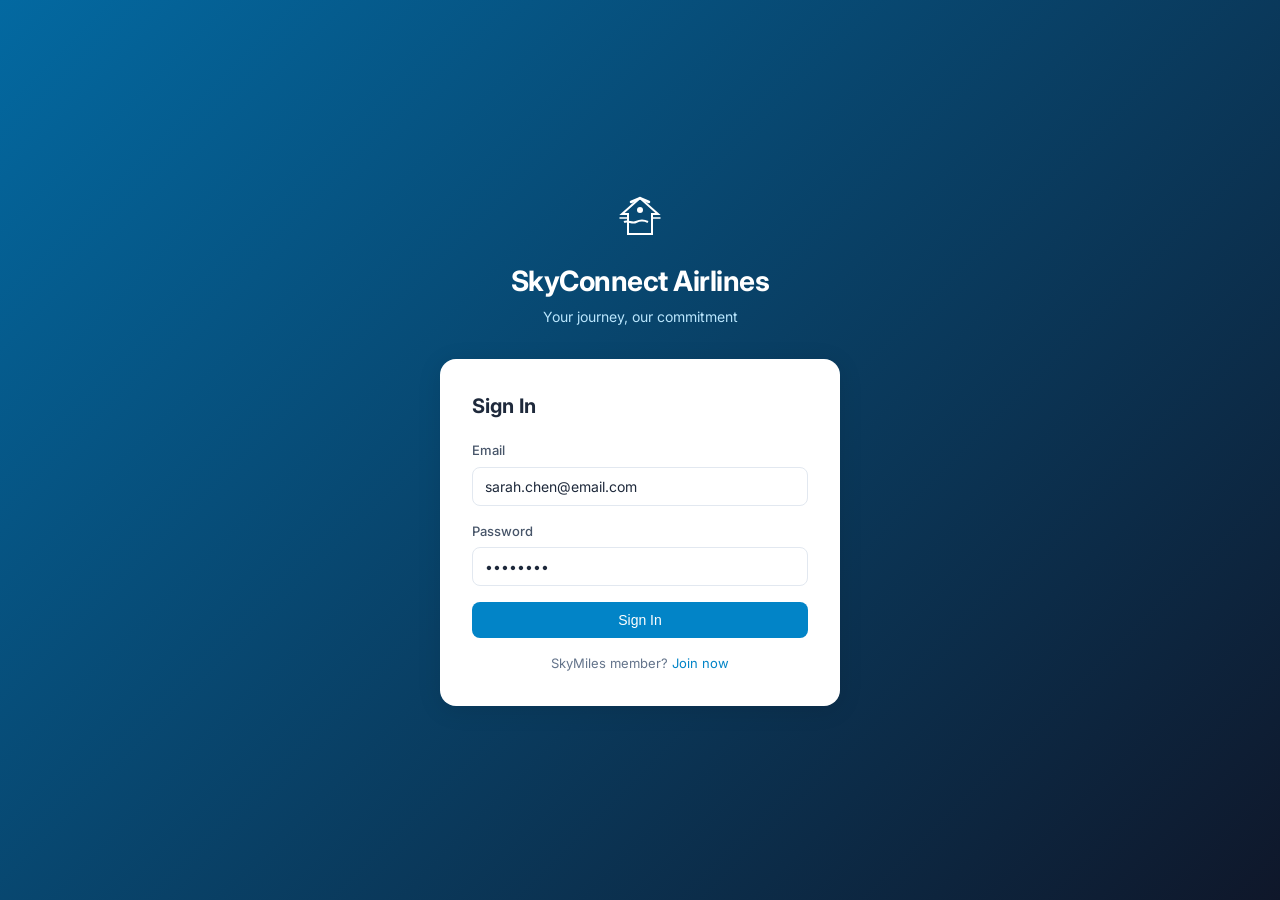
<file: index.html>
<!DOCTYPE html>
<html lang="en">
<head>
  <meta charset="UTF-8">
  <meta name="viewport" content="width=device-width, initial-scale=1.0">
  <title>SkyConnect Airlines</title>
  <link rel="preconnect" href="https://fonts.googleapis.com">
  <link href="https://fonts.googleapis.com/css2?family=Inter:wght@300;400;500;600;700&display=swap" rel="stylesheet">
  <link rel="stylesheet" href="styles.css">
  <!-- Amazon Connect Chat Widget -->
  <script type="text/javascript">
    (function(w, d, x, id){
      s=d.createElement('script');
      s.src='https://loguclyd-demo.my.connect.aws/connectwidget/static/amazon-connect-chat-interface-client.js';
      s.async=1;
      s.id=id;
      d.getElementsByTagName('head')[0].appendChild(s);
      w[x] =  w[x] || function() { (w[x].ac = w[x].ac || []).push(arguments) };
    })(window, document, 'amazon_connect', 'a615155c-cec6-42b4-b9c8-276663caf5cd');
    amazon_connect('styles', { iconType: 'CHAT', openChat: { color: '#ffffff', backgroundColor: '#0284c7' }, closeChat: { color: '#ffffff', backgroundColor: '#0284c7'} });
    amazon_connect('snippetId', '[base64]');
    amazon_connect('customerName', 'Sarah Chen');
    amazon_connect('contactAttributes', { customerEmail: 'sarah.chen@email.com', customerName: 'Sarah Chen', loyaltyTier: 'SkyGold' });
    amazon_connect('supportedMessagingContentTypes', [ 'text/plain', 'text/markdown', 'application/vnd.amazonaws.connect.message.interactive', 'application/vnd.amazonaws.connect.message.interactive.response' ]);
  </script>
</head>
<body>
  <!-- ==================== LOGIN SCREEN ==================== -->
  <div id="login-screen" class="screen active">
    <div class="login-container">
      <div class="login-brand">
        <div class="logo">
          <svg viewBox="0 0 48 48" width="48" height="48">
            <path d="M24 4L6 20h6v20h24V20h6L24 4z" fill="none" stroke="currentColor" stroke-width="2"/>
            <path d="M8 28c4-2 8 2 12 0s8-2 12 0" fill="none" stroke="currentColor" stroke-width="2"/>
            <circle cx="24" cy="16" r="3" fill="currentColor"/>
            <path d="M15 8l9-4 9 4" fill="none" stroke="currentColor" stroke-width="2.5" stroke-linecap="round"/>
            <path d="M4 24h8M36 24h8" stroke="currentColor" stroke-width="1.5" stroke-linecap="round"/>
          </svg>
        </div>
        <h1>SkyConnect Airlines</h1>
        <p class="tagline">Your journey, our commitment</p>
      </div>
      <div class="login-card">
        <h2>Sign In</h2>
        <form id="login-form">
          <div class="form-group">
            <label for="email">Email</label>
            <input type="email" id="email" value="sarah.chen@email.com" required>
          </div>
          <div class="form-group">
            <label for="password">Password</label>
            <input type="password" id="password" value="••••••••" required>
          </div>
          <button type="submit" class="btn btn-primary btn-full">Sign In</button>
        </form>
        <p class="login-footer">SkyMiles member? <a href="#">Join now</a></p>
      </div>
    </div>
  </div>

  <!-- ==================== DASHBOARD ==================== -->
  <div id="dashboard-screen" class="screen">
    <nav class="navbar">
      <div class="nav-brand">
        <svg viewBox="0 0 48 48" width="32" height="32">
          <path d="M15 8l9-4 9 4" fill="none" stroke="currentColor" stroke-width="2.5" stroke-linecap="round"/>
          <path d="M4 24h8M36 24h8" stroke="currentColor" stroke-width="1.5" stroke-linecap="round"/>
          <circle cx="24" cy="16" r="3" fill="currentColor"/>
        </svg>
        <span>SkyConnect</span>
      </div>
      <div class="nav-user">
        <span class="loyalty-badge">SkyGold ✦</span>
        <span class="user-name">Sarah Chen</span>
        <div class="avatar">SC</div>
      </div>
    </nav>

    <div class="dashboard-content">
      <div class="welcome-banner">
        <div class="welcome-text">
          <h2>Welcome back, Sarah</h2>
          <p>You have <strong>124,500 SkyMiles</strong> · Next tier: SkyPlatinum (5,500 miles away)</p>
        </div>
        <div class="miles-ring">
          <svg viewBox="0 0 100 100" width="80" height="80">
            <circle cx="50" cy="50" r="40" fill="none" stroke="#e2e8f0" stroke-width="8"/>
            <circle cx="50" cy="50" r="40" fill="none" stroke="#0ea5e9" stroke-width="8" 
                    stroke-dasharray="232" stroke-dashoffset="24" transform="rotate(-90 50 50)" stroke-linecap="round"/>
            <text x="50" y="47" text-anchor="middle" font-size="14" font-weight="600" fill="#0f172a">96%</text>
            <text x="50" y="60" text-anchor="middle" font-size="8" fill="#64748b">to next tier</text>
          </svg>
        </div>
      </div>

      <h3 class="section-title">Recent Flights</h3>
      <div class="flights-list">
        <!-- Flight 1 - The target flight -->
        <div class="flight-card" data-flight="SK-1492">
          <div class="flight-status">
            <span class="status-dot completed"></span>
            <span>Completed</span>
          </div>
          <div class="flight-route">
            <div class="airport">
              <span class="code">SFO</span>
              <span class="city">San Francisco</span>
            </div>
            <div class="flight-line">
              <div class="plane-icon">✈</div>
              <div class="line"></div>
            </div>
            <div class="airport">
              <span class="code">JFK</span>
              <span class="city">New York</span>
            </div>
          </div>
          <div class="flight-details">
            <div class="detail">
              <span class="label">Flight</span>
              <span class="value">SK-1492</span>
            </div>
            <div class="detail">
              <span class="label">Date</span>
              <span class="value">Feb 28, 2026</span>
            </div>
            <div class="detail">
              <span class="label">Seat</span>
              <span class="value">14A · Economy Plus</span>
            </div>
            <div class="detail">
              <span class="label">Bags</span>
              <span class="value">2 checked</span>
            </div>
          </div>
          <div class="flight-actions">
            <button class="btn btn-outline btn-sm" onclick="showFlightDetails('SK-1492')">View Details</button>
            <button class="btn btn-warning btn-sm" onclick="showLostBagForm()">Report Lost Bag</button>
          </div>
        </div>

        <!-- Flight 2 -->
        <div class="flight-card" data-flight="SK-0837">
          <div class="flight-status">
            <span class="status-dot completed"></span>
            <span>Completed</span>
          </div>
          <div class="flight-route">
            <div class="airport">
              <span class="code">JFK</span>
              <span class="city">New York</span>
            </div>
            <div class="flight-line">
              <div class="plane-icon">✈</div>
              <div class="line"></div>
            </div>
            <div class="airport">
              <span class="code">LAX</span>
              <span class="city">Los Angeles</span>
            </div>
          </div>
          <div class="flight-details">
            <div class="detail">
              <span class="label">Flight</span>
              <span class="value">SK-0837</span>
            </div>
            <div class="detail">
              <span class="label">Date</span>
              <span class="value">Feb 14, 2026</span>
            </div>
            <div class="detail">
              <span class="label">Seat</span>
              <span class="value">7C · Business</span>
            </div>
            <div class="detail">
              <span class="label">Bags</span>
              <span class="value">1 checked</span>
            </div>
          </div>
          <div class="flight-actions">
            <button class="btn btn-outline btn-sm">View Details</button>
          </div>
        </div>

        <!-- Flight 3 -->
        <div class="flight-card" data-flight="SK-2201">
          <div class="flight-status">
            <span class="status-dot upcoming"></span>
            <span>Upcoming</span>
          </div>
          <div class="flight-route">
            <div class="airport">
              <span class="code">JFK</span>
              <span class="city">New York</span>
            </div>
            <div class="flight-line">
              <div class="plane-icon">✈</div>
              <div class="line"></div>
            </div>
            <div class="airport">
              <span class="code">LHR</span>
              <span class="city">London</span>
            </div>
          </div>
          <div class="flight-details">
            <div class="detail">
              <span class="label">Flight</span>
              <span class="value">SK-2201</span>
            </div>
            <div class="detail">
              <span class="label">Date</span>
              <span class="value">Mar 15, 2026</span>
            </div>
            <div class="detail">
              <span class="label">Seat</span>
              <span class="value">2A · First</span>
            </div>
            <div class="detail">
              <span class="label">Bags</span>
              <span class="value">—</span>
            </div>
          </div>
          <div class="flight-actions">
            <button class="btn btn-outline btn-sm">Manage Booking</button>
          </div>
        </div>
      </div>
    </div>
  </div>

  <!-- ==================== LOST BAG FORM ==================== -->
  <div id="lostbag-screen" class="screen">
    <nav class="navbar">
      <div class="nav-brand">
        <svg viewBox="0 0 48 48" width="32" height="32">
          <path d="M15 8l9-4 9 4" fill="none" stroke="currentColor" stroke-width="2.5" stroke-linecap="round"/>
          <path d="M4 24h8M36 24h8" stroke="currentColor" stroke-width="1.5" stroke-linecap="round"/>
          <circle cx="24" cy="16" r="3" fill="currentColor"/>
        </svg>
        <span>SkyConnect</span>
      </div>
      <div class="nav-user">
        <span class="loyalty-badge">SkyGold ✦</span>
        <span class="user-name">Sarah Chen</span>
        <div class="avatar">SC</div>
      </div>
    </nav>

    <div class="form-container">
      <button class="btn-back" onclick="showScreen('dashboard-screen')">← Back to Dashboard</button>
      
      <div class="form-header">
        <div class="form-icon">🧳</div>
        <h2>Report Lost Baggage</h2>
        <p>Flight SK-1492 · SFO → JFK · Feb 28, 2026</p>
      </div>

      <!-- Step indicator -->
      <div class="steps-indicator">
        <div class="step active" data-step="1">
          <div class="step-num">1</div>
          <span>Bag Details</span>
        </div>
        <div class="step-line"></div>
        <div class="step" data-step="2">
          <div class="step-num">2</div>
          <span>Contents</span>
        </div>
        <div class="step-line"></div>
        <div class="step" data-step="3">
          <div class="step-num">3</div>
          <span>Delivery</span>
        </div>
      </div>

      <!-- Step 1: Bag Details -->
      <div id="step-1" class="form-step active">
        <div class="form-group">
          <label>Which bag is missing?</label>
          <div class="bag-selector">
            <label class="bag-option selected">
              <input type="radio" name="bag" value="bag1" checked>
              <div class="bag-card">
                <span class="bag-tag">Bag 1</span>
                <span class="bag-label">Checked — Tag #SK8834721</span>
              </div>
            </label>
            <label class="bag-option">
              <input type="radio" name="bag" value="bag2">
              <div class="bag-card">
                <span class="bag-tag">Bag 2</span>
                <span class="bag-label">Checked — Tag #SK8834722</span>
              </div>
            </label>
          </div>
        </div>
        <div class="form-row">
          <div class="form-group">
            <label for="bag-color">Bag Color</label>
            <select id="bag-color">
              <option value="black" selected>Black</option>
              <option value="navy">Navy Blue</option>
              <option value="red">Red</option>
              <option value="gray">Gray</option>
              <option value="green">Green</option>
              <option value="other">Other</option>
            </select>
          </div>
          <div class="form-group">
            <label for="bag-type">Bag Type</label>
            <select id="bag-type">
              <option value="hardshell" selected>Hard Shell Suitcase</option>
              <option value="softside">Soft Side Suitcase</option>
              <option value="duffel">Duffel Bag</option>
              <option value="garment">Garment Bag</option>
              <option value="other">Other</option>
            </select>
          </div>
        </div>
        <div class="form-group">
          <label for="bag-brand">Brand</label>
          <input type="text" id="bag-brand" value="Samsonite" placeholder="e.g., Samsonite, Away, Rimowa">
        </div>
        <div class="form-group">
          <label for="bag-desc">Additional Description</label>
          <textarea id="bag-desc" rows="3" placeholder="Any identifying features — stickers, marks, monogram...">Black Samsonite hardshell with a red luggage tag and TSA lock. Has a small scratch on the right side.</textarea>
        </div>
        <button class="btn btn-primary btn-full" onclick="nextStep(2)">Continue</button>
      </div>

      <!-- Step 2: Contents -->
      <div id="step-2" class="form-step">
        <div class="form-group">
          <label for="contents">Contents Summary</label>
          <textarea id="contents" rows="4" placeholder="General description of contents for identification...">Clothing, toiletries, a laptop charger, and prescription medication (blood pressure — Lisinopril).</textarea>
        </div>
        <div class="form-group">
          <label>Estimated Value</label>
          <select id="bag-value">
            <option value="under500">Under $500</option>
            <option value="500-1000" selected>$500 – $1,000</option>
            <option value="1000-2500">$1,000 – $2,500</option>
            <option value="over2500">Over $2,500</option>
          </select>
        </div>
        <div class="checkbox-group">
          <label class="checkbox">
            <input type="checkbox" id="has-medication" checked>
            <span>Contains prescription medication</span>
          </label>
          <label class="checkbox">
            <input type="checkbox" id="has-fragile">
            <span>Contains fragile items</span>
          </label>
          <label class="checkbox">
            <input type="checkbox" id="has-electronics">
            <span>Contains electronics</span>
          </label>
        </div>
        <div class="form-actions">
          <button class="btn btn-outline" onclick="nextStep(1)">Back</button>
          <button class="btn btn-primary" onclick="nextStep(3)">Continue</button>
        </div>
      </div>

      <!-- Step 3: Delivery -->
      <div id="step-3" class="form-step">
        <div class="form-group">
          <label>Delivery Address</label>
          <input type="text" id="address-1" value="425 Park Avenue, Apt 12B" placeholder="Street address">
        </div>
        <div class="form-row">
          <div class="form-group">
            <input type="text" id="city" value="New York" placeholder="City">
          </div>
          <div class="form-group">
            <input type="text" id="state" value="NY" placeholder="State">
          </div>
          <div class="form-group">
            <input type="text" id="zip" value="10022" placeholder="ZIP">
          </div>
        </div>
        <div class="form-group">
          <label>Phone for Delivery Updates</label>
          <input type="tel" id="phone" value="(415) 555-0142" placeholder="(xxx) xxx-xxxx">
        </div>
        <div class="form-group">
          <label>Preferred Delivery Window</label>
          <select id="delivery-window">
            <option value="anytime" selected>Anytime</option>
            <option value="morning">Morning (8am–12pm)</option>
            <option value="afternoon">Afternoon (12pm–5pm)</option>
            <option value="evening">Evening (5pm–9pm)</option>
          </select>
        </div>
        <div class="form-actions">
          <button class="btn btn-outline" onclick="nextStep(2)">Back</button>
          <button class="btn btn-primary" onclick="submitClaim()">Submit Report</button>
        </div>
      </div>
    </div>
  </div>

  <!-- ==================== CONFIRMATION ==================== -->
  <div id="confirm-screen" class="screen">
    <nav class="navbar">
      <div class="nav-brand">
        <svg viewBox="0 0 48 48" width="32" height="32">
          <path d="M15 8l9-4 9 4" fill="none" stroke="currentColor" stroke-width="2.5" stroke-linecap="round"/>
          <path d="M4 24h8M36 24h8" stroke="currentColor" stroke-width="1.5" stroke-linecap="round"/>
          <circle cx="24" cy="16" r="3" fill="currentColor"/>
        </svg>
        <span>SkyConnect</span>
      </div>
      <div class="nav-user">
        <span class="loyalty-badge">SkyGold ✦</span>
        <span class="user-name">Sarah Chen</span>
        <div class="avatar">SC</div>
      </div>
    </nav>

    <div class="confirm-container">
      <div class="confirm-card">
        <div class="confirm-icon">✓</div>
        <h2>Lost Bag Report Submitted</h2>
        <div class="case-number">
          <span class="case-label">Case Number</span>
          <span class="case-id">LB-20260303-0042</span>
        </div>
        <div class="confirm-details">
          <div class="confirm-row">
            <span>Flight</span>
            <span>SK-1492 · SFO → JFK</span>
          </div>
          <div class="confirm-row">
            <span>Bag</span>
            <span>Black Samsonite Hardshell — Tag #SK8834721</span>
          </div>
          <div class="confirm-row">
            <span>Priority</span>
            <span class="priority-badge">⚕ Medical Contents</span>
          </div>
          <div class="confirm-row">
            <span>Estimated Resolution</span>
            <span>48–72 hours</span>
          </div>
          <div class="confirm-row">
            <span>Delivery To</span>
            <span>425 Park Avenue, Apt 12B, New York, NY</span>
          </div>
        </div>
        <div class="confirm-notice">
          <p>📧 A confirmation email has been sent to <strong>sarah.chen@email.com</strong></p>
          <p>📱 You'll receive SMS updates at (415) 555-0142</p>
        </div>
        <div class="confirm-actions">
          <button class="btn btn-primary" onclick="showScreen('tracker-screen')">Track My Bag</button>
          <button class="btn btn-outline" onclick="showScreen('dashboard-screen')">Back to Dashboard</button>
        </div>
      </div>
    </div>
  </div>

  <!-- ==================== BAG TRACKER + CHAT ==================== -->
  <div id="tracker-screen" class="screen">
    <nav class="navbar">
      <div class="nav-brand">
        <svg viewBox="0 0 48 48" width="32" height="32">
          <path d="M15 8l9-4 9 4" fill="none" stroke="currentColor" stroke-width="2.5" stroke-linecap="round"/>
          <path d="M4 24h8M36 24h8" stroke="currentColor" stroke-width="1.5" stroke-linecap="round"/>
          <circle cx="24" cy="16" r="3" fill="currentColor"/>
        </svg>
        <span>SkyConnect</span>
      </div>
      <div class="nav-user">
        <span class="loyalty-badge">SkyGold ✦</span>
        <span class="user-name">Sarah Chen</span>
        <div class="avatar">SC</div>
      </div>
    </nav>

    <div class="tracker-content">
      <button class="btn-back" onclick="showScreen('confirm-screen')">← Back</button>
      
      <div class="tracker-header">
        <h2>Bag Tracker</h2>
        <span class="case-ref">Case #LB-20260303-0042</span>
      </div>

      <div class="tracker-timeline">
        <div class="timeline-item completed">
          <div class="timeline-dot"></div>
          <div class="timeline-content">
            <span class="timeline-time">Feb 28, 11:42 PM</span>
            <span class="timeline-event">Report submitted</span>
          </div>
        </div>
        <div class="timeline-item completed">
          <div class="timeline-dot"></div>
          <div class="timeline-content">
            <span class="timeline-time">Mar 1, 6:15 AM</span>
            <span class="timeline-event">Bag located at JFK International</span>
          </div>
        </div>
        <div class="timeline-item active">
          <div class="timeline-dot"></div>
          <div class="timeline-content">
            <span class="timeline-time">Mar 1, 2:30 PM</span>
            <span class="timeline-event">In transit to delivery address</span>
            <span class="timeline-detail">Via SkyConnect Ground Services</span>
          </div>
        </div>
        <div class="timeline-item pending">
          <div class="timeline-dot"></div>
          <div class="timeline-content">
            <span class="timeline-event">Out for delivery</span>
          </div>
        </div>
        <div class="timeline-item pending">
          <div class="timeline-dot"></div>
          <div class="timeline-content">
            <span class="timeline-event">Delivered</span>
          </div>
        </div>
      </div>

      <div class="tracker-eta">
        <span class="eta-label">Estimated Delivery</span>
        <span class="eta-value">Tomorrow, Mar 3 · 2:00–6:00 PM</span>
      </div>

      <div class="help-banner" onclick="openChat()">
        <div class="help-icon">💬</div>
        <div class="help-text">
          <strong>Have a question?</strong>
          <span>Chat with us about your lost bag case</span>
        </div>
        <div class="help-arrow">→</div>
      </div>
    </div>

    <!-- Chat Widget -->
    <div id="chat-widget" class="chat-widget hidden">
      <div class="chat-header">
        <div class="chat-header-info">
          <div class="chat-avatar">S</div>
          <div>
            <strong>SkyConnect Support</strong>
            <span class="chat-status">Online</span>
          </div>
        </div>
        <button class="chat-close" onclick="closeChat()">✕</button>
      </div>
      <div class="chat-messages" id="chat-messages">
        <!-- Messages will be injected here -->
      </div>
      <div class="chat-input-area">
        <input type="text" id="chat-input" placeholder="Type your message..." onkeydown="if(event.key==='Enter')sendMessage()">
        <button class="chat-send" onclick="sendMessage()">
          <svg viewBox="0 0 24 24" width="20" height="20"><path d="M2 21l21-9L2 3v7l15 2-15 2v7z" fill="currentColor"/></svg>
        </button>
      </div>
    </div>

    <!-- Chat FAB (when widget is closed) -->
    <button id="chat-fab" class="chat-fab" onclick="openChat()">
      💬
    </button>
  </div>

  <script src="app.js"></script>
</body>
</html>
</file>
<file: styles.css>
/* ===== RESET & BASE ===== */
*, *::before, *::after { box-sizing: border-box; margin: 0; padding: 0; }
:root {
  --sky-50: #f0f9ff; --sky-100: #e0f2fe; --sky-200: #bae6fd;
  --sky-400: #38bdf8; --sky-500: #0ea5e9; --sky-600: #0284c7; --sky-700: #0369a1;
  --slate-50: #f8fafc; --slate-100: #f1f5f9; --slate-200: #e2e8f0;
  --slate-300: #cbd5e1; --slate-400: #94a3b8; --slate-500: #64748b;
  --slate-600: #475569; --slate-700: #334155; --slate-800: #1e293b; --slate-900: #0f172a;
  --amber-400: #fbbf24; --amber-500: #f59e0b;
  --emerald-400: #34d399; --emerald-500: #10b981; --emerald-600: #059669;
  --red-400: #f87171; --red-500: #ef4444;
  --radius: 12px; --radius-sm: 8px; --radius-lg: 16px;
  --shadow: 0 1px 3px rgba(0,0,0,0.08), 0 4px 12px rgba(0,0,0,0.04);
  --shadow-lg: 0 4px 24px rgba(0,0,0,0.1);
}
body { font-family: 'Inter', -apple-system, sans-serif; background: var(--slate-50); color: var(--slate-800); line-height: 1.5; }
a { color: var(--sky-600); text-decoration: none; }
a:hover { text-decoration: underline; }

/* ===== SCREENS ===== */
.screen { display: none; min-height: 100vh; }
.screen.active { display: block; }

/* ===== BUTTONS ===== */
.btn { padding: 10px 20px; border-radius: var(--radius-sm); font-weight: 500; font-size: 14px; cursor: pointer; border: none; transition: all 0.2s; display: inline-flex; align-items: center; gap: 6px; }
.btn-primary { background: var(--sky-600); color: white; }
.btn-primary:hover { background: var(--sky-700); transform: translateY(-1px); box-shadow: var(--shadow); }
.btn-outline { background: white; color: var(--slate-700); border: 1px solid var(--slate-200); }
.btn-outline:hover { border-color: var(--sky-400); color: var(--sky-600); background: var(--sky-50); }
.btn-warning { background: var(--amber-500); color: white; }
.btn-warning:hover { background: #d97706; }
.btn-full { width: 100%; justify-content: center; }
.btn-sm { padding: 7px 14px; font-size: 13px; }
.btn-back { background: none; border: none; color: var(--slate-500); font-size: 14px; cursor: pointer; padding: 8px 0; }
.btn-back:hover { color: var(--sky-600); }

/* ===== LOGIN ===== */
.login-container { min-height: 100vh; display: flex; flex-direction: column; align-items: center; justify-content: center; background: linear-gradient(135deg, var(--sky-700) 0%, var(--slate-900) 100%); padding: 24px; }
.login-brand { text-align: center; margin-bottom: 32px; color: white; }
.login-brand .logo { margin-bottom: 12px; }
.login-brand h1 { font-size: 28px; font-weight: 700; letter-spacing: -0.5px; }
.login-brand .tagline { color: var(--sky-200); font-size: 14px; margin-top: 4px; }
.login-card { background: white; border-radius: var(--radius-lg); padding: 32px; width: 100%; max-width: 400px; box-shadow: var(--shadow-lg); }
.login-card h2 { font-size: 20px; margin-bottom: 20px; }
.login-footer { text-align: center; font-size: 13px; color: var(--slate-500); margin-top: 16px; }

/* ===== FORMS ===== */
.form-group { margin-bottom: 16px; }
.form-group label { display: block; font-size: 13px; font-weight: 500; color: var(--slate-600); margin-bottom: 6px; }
.form-group input, .form-group select, .form-group textarea {
  width: 100%; padding: 10px 12px; border: 1px solid var(--slate-200); border-radius: var(--radius-sm);
  font-size: 14px; font-family: inherit; background: white; color: var(--slate-800); transition: border-color 0.2s;
}
.form-group input:focus, .form-group select:focus, .form-group textarea:focus { outline: none; border-color: var(--sky-400); box-shadow: 0 0 0 3px rgba(14,165,233,0.1); }
.form-row { display: grid; grid-template-columns: 1fr 1fr; gap: 12px; }
.form-row:has(> :nth-child(3)) { grid-template-columns: 2fr 1fr 1fr; }
.form-actions { display: flex; gap: 12px; margin-top: 8px; }
.form-actions .btn-primary { flex: 1; justify-content: center; }

/* ===== NAVBAR ===== */
.navbar { background: white; border-bottom: 1px solid var(--slate-200); padding: 12px 24px; display: flex; align-items: center; justify-content: space-between; position: sticky; top: 0; z-index: 50; }
.nav-brand { display: flex; align-items: center; gap: 8px; font-weight: 600; font-size: 16px; color: var(--sky-700); }
.nav-user { display: flex; align-items: center; gap: 12px; }
.loyalty-badge { background: linear-gradient(135deg, #fbbf24, #f59e0b); color: #78350f; font-size: 11px; font-weight: 600; padding: 3px 10px; border-radius: 20px; }
.user-name { font-size: 14px; font-weight: 500; color: var(--slate-700); }
.avatar { width: 36px; height: 36px; border-radius: 50%; background: var(--sky-600); color: white; display: flex; align-items: center; justify-content: center; font-size: 13px; font-weight: 600; }

/* ===== DASHBOARD ===== */
.dashboard-content { max-width: 800px; margin: 0 auto; padding: 24px; }
.welcome-banner { background: linear-gradient(135deg, var(--sky-600), var(--sky-700)); color: white; border-radius: var(--radius-lg); padding: 24px; display: flex; align-items: center; justify-content: space-between; margin-bottom: 32px; }
.welcome-text h2 { font-size: 22px; font-weight: 600; }
.welcome-text p { font-size: 14px; color: var(--sky-100); margin-top: 4px; }
.welcome-text strong { color: white; }
.section-title { font-size: 16px; font-weight: 600; color: var(--slate-700); margin-bottom: 16px; }

/* ===== FLIGHT CARDS ===== */
.flights-list { display: flex; flex-direction: column; gap: 16px; }
.flight-card { background: white; border-radius: var(--radius); padding: 20px; box-shadow: var(--shadow); border: 1px solid var(--slate-100); transition: border-color 0.2s; }
.flight-card:hover { border-color: var(--sky-200); }
.flight-status { display: flex; align-items: center; gap: 6px; font-size: 12px; font-weight: 500; color: var(--slate-500); margin-bottom: 16px; }
.status-dot { width: 8px; height: 8px; border-radius: 50%; }
.status-dot.completed { background: var(--emerald-500); }
.status-dot.upcoming { background: var(--sky-400); }
.flight-route { display: flex; align-items: center; justify-content: center; gap: 24px; margin-bottom: 20px; }
.airport { text-align: center; }
.airport .code { display: block; font-size: 28px; font-weight: 700; color: var(--slate-900); letter-spacing: 1px; }
.airport .city { font-size: 12px; color: var(--slate-500); }
.flight-line { flex: 1; display: flex; align-items: center; position: relative; max-width: 200px; }
.flight-line .line { flex: 1; height: 2px; background: var(--slate-200); }
.flight-line .plane-icon { position: absolute; left: 50%; transform: translateX(-50%); font-size: 18px; background: white; padding: 0 8px; }
.flight-details { display: grid; grid-template-columns: repeat(4, 1fr); gap: 12px; padding: 16px 0; border-top: 1px solid var(--slate-100); border-bottom: 1px solid var(--slate-100); margin-bottom: 16px; }
.flight-details .detail { text-align: center; }
.flight-details .label { display: block; font-size: 11px; color: var(--slate-400); text-transform: uppercase; letter-spacing: 0.5px; }
.flight-details .value { font-size: 13px; font-weight: 500; color: var(--slate-700); }
.flight-actions { display: flex; gap: 8px; justify-content: flex-end; }

/* ===== LOST BAG FORM ===== */
.form-container { max-width: 600px; margin: 0 auto; padding: 24px; }
.form-header { text-align: center; margin: 16px 0 24px; }
.form-icon { font-size: 40px; margin-bottom: 8px; }
.form-header h2 { font-size: 22px; font-weight: 600; }
.form-header p { color: var(--slate-500); font-size: 14px; }

.steps-indicator { display: flex; align-items: center; justify-content: center; margin-bottom: 32px; gap: 0; }
.step { display: flex; align-items: center; gap: 8px; color: var(--slate-400); font-size: 13px; font-weight: 500; }
.step.active { color: var(--sky-600); }
.step.active .step-num { background: var(--sky-600); color: white; }
.step.done { color: var(--emerald-600); }
.step.done .step-num { background: var(--emerald-500); color: white; }
.step-num { width: 28px; height: 28px; border-radius: 50%; border: 2px solid var(--slate-300); display: flex; align-items: center; justify-content: center; font-size: 12px; font-weight: 600; }
.step.active .step-num, .step.done .step-num { border-color: transparent; }
.step-line { width: 40px; height: 2px; background: var(--slate-200); margin: 0 8px; }

.form-step { display: none; }
.form-step.active { display: block; animation: fadeIn 0.3s ease; }
@keyframes fadeIn { from { opacity: 0; transform: translateY(8px); } to { opacity: 1; transform: translateY(0); } }

.bag-selector { display: flex; flex-direction: column; gap: 8px; }
.bag-option input { display: none; }
.bag-card { padding: 14px 16px; border: 2px solid var(--slate-200); border-radius: var(--radius-sm); cursor: pointer; display: flex; align-items: center; gap: 12px; transition: all 0.2s; }
.bag-option.selected .bag-card, .bag-option input:checked + .bag-card { border-color: var(--sky-500); background: var(--sky-50); }
.bag-tag { background: var(--slate-100); padding: 2px 8px; border-radius: 4px; font-size: 12px; font-weight: 600; }
.bag-label { font-size: 14px; color: var(--slate-600); }

.checkbox-group { display: flex; flex-direction: column; gap: 10px; margin-bottom: 16px; }
.checkbox { display: flex; align-items: center; gap: 10px; font-size: 14px; cursor: pointer; }
.checkbox input { width: 18px; height: 18px; accent-color: var(--sky-600); }

/* ===== CONFIRMATION ===== */
.confirm-container { max-width: 560px; margin: 0 auto; padding: 24px; }
.confirm-card { background: white; border-radius: var(--radius-lg); padding: 32px; box-shadow: var(--shadow-lg); text-align: center; margin-top: 24px; }
.confirm-icon { width: 64px; height: 64px; border-radius: 50%; background: var(--emerald-500); color: white; font-size: 32px; display: flex; align-items: center; justify-content: center; margin: 0 auto 16px; }
.confirm-card h2 { font-size: 22px; margin-bottom: 20px; }
.case-number { background: var(--slate-50); border: 2px dashed var(--slate-200); border-radius: var(--radius-sm); padding: 16px; margin-bottom: 24px; }
.case-label { display: block; font-size: 12px; color: var(--slate-500); text-transform: uppercase; letter-spacing: 0.5px; margin-bottom: 4px; }
.case-id { font-size: 24px; font-weight: 700; color: var(--sky-700); letter-spacing: 1px; }
.confirm-details { text-align: left; border-top: 1px solid var(--slate-100); padding-top: 16px; margin-bottom: 16px; }
.confirm-row { display: flex; justify-content: space-between; padding: 10px 0; border-bottom: 1px solid var(--slate-50); font-size: 14px; }
.confirm-row span:first-child { color: var(--slate-500); }
.confirm-row span:last-child { font-weight: 500; color: var(--slate-800); }
.priority-badge { background: #fef2f2; color: #dc2626; padding: 2px 10px; border-radius: 12px; font-size: 12px; font-weight: 600; }
.confirm-notice { background: var(--sky-50); border-radius: var(--radius-sm); padding: 16px; font-size: 13px; color: var(--slate-600); text-align: left; margin-bottom: 20px; }
.confirm-notice p { margin-bottom: 4px; }
.confirm-actions { display: flex; gap: 12px; }
.confirm-actions .btn { flex: 1; justify-content: center; }

/* ===== TRACKER ===== */
.tracker-content { max-width: 600px; margin: 0 auto; padding: 24px; }
.tracker-header { display: flex; align-items: center; justify-content: space-between; margin: 16px 0 24px; }
.tracker-header h2 { font-size: 22px; font-weight: 600; }
.case-ref { font-size: 13px; color: var(--slate-500); background: var(--slate-100); padding: 4px 10px; border-radius: 20px; }

.tracker-timeline { position: relative; padding-left: 32px; margin-bottom: 24px; }
.timeline-item { position: relative; padding-bottom: 28px; }
.timeline-item:last-child { padding-bottom: 0; }
.timeline-item::before { content: ''; position: absolute; left: -25px; top: 20px; bottom: 0; width: 2px; background: var(--slate-200); }
.timeline-item:last-child::before { display: none; }
.timeline-item.completed::before { background: var(--emerald-400); }
.timeline-dot { position: absolute; left: -32px; top: 4px; width: 16px; height: 16px; border-radius: 50%; border: 3px solid var(--slate-300); background: white; }
.timeline-item.completed .timeline-dot { border-color: var(--emerald-500); background: var(--emerald-500); }
.timeline-item.active .timeline-dot { border-color: var(--sky-500); background: var(--sky-500); box-shadow: 0 0 0 4px rgba(14,165,233,0.2); }
.timeline-item.pending .timeline-dot { border-color: var(--slate-200); }
.timeline-content { display: flex; flex-direction: column; }
.timeline-time { font-size: 12px; color: var(--slate-400); }
.timeline-event { font-size: 14px; font-weight: 500; color: var(--slate-800); }
.timeline-detail { font-size: 12px; color: var(--slate-500); }
.timeline-item.pending .timeline-event { color: var(--slate-400); }

.tracker-eta { background: var(--sky-50); border: 1px solid var(--sky-200); border-radius: var(--radius); padding: 16px 20px; display: flex; align-items: center; justify-content: space-between; margin-bottom: 24px; }
.eta-label { font-size: 13px; color: var(--sky-700); font-weight: 500; }
.eta-value { font-size: 15px; font-weight: 600; color: var(--sky-800); }

.help-banner { background: white; border: 1px solid var(--slate-200); border-radius: var(--radius); padding: 16px 20px; display: flex; align-items: center; gap: 16px; cursor: pointer; transition: all 0.2s; }
.help-banner:hover { border-color: var(--sky-400); background: var(--sky-50); }
.help-icon { font-size: 24px; }
.help-text { flex: 1; }
.help-text strong { display: block; font-size: 14px; }
.help-text span { font-size: 13px; color: var(--slate-500); }
.help-arrow { font-size: 18px; color: var(--slate-400); }

/* ===== CHAT WIDGET ===== */
.chat-widget { position: fixed; bottom: 24px; right: 24px; width: 380px; height: 520px; background: white; border-radius: var(--radius-lg); box-shadow: 0 8px 40px rgba(0,0,0,0.15); display: flex; flex-direction: column; z-index: 1000; overflow: hidden; animation: slideUp 0.3s ease; }
.chat-widget.hidden { display: none; }
@keyframes slideUp { from { opacity: 0; transform: translateY(20px); } to { opacity: 1; transform: translateY(0); } }
.chat-header { background: var(--sky-600); color: white; padding: 14px 16px; display: flex; align-items: center; justify-content: space-between; }
.chat-header-info { display: flex; align-items: center; gap: 10px; }
.chat-avatar { width: 32px; height: 32px; border-radius: 50%; background: rgba(255,255,255,0.2); display: flex; align-items: center; justify-content: center; font-weight: 600; font-size: 14px; }
.chat-header-info strong { display: block; font-size: 14px; }
.chat-status { font-size: 11px; color: var(--sky-200); }
.chat-close { background: none; border: none; color: white; font-size: 18px; cursor: pointer; padding: 4px; opacity: 0.8; }
.chat-close:hover { opacity: 1; }

.chat-messages { flex: 1; overflow-y: auto; padding: 16px; display: flex; flex-direction: column; gap: 12px; }
.msg { max-width: 85%; padding: 10px 14px; border-radius: 16px; font-size: 14px; line-height: 1.4; animation: fadeIn 0.3s ease; }
.msg.bot { background: var(--slate-100); color: var(--slate-800); border-bottom-left-radius: 4px; align-self: flex-start; }
.msg.user { background: var(--sky-600); color: white; border-bottom-right-radius: 4px; align-self: flex-end; }
.msg .sender { display: block; font-size: 11px; font-weight: 600; margin-bottom: 4px; opacity: 0.7; }
.msg.bot .sender { color: var(--sky-600); opacity: 1; }
.typing-indicator { display: flex; gap: 4px; padding: 12px 16px; align-self: flex-start; }
.typing-indicator span { width: 8px; height: 8px; border-radius: 50%; background: var(--slate-300); animation: typing 1.4s infinite; }
.typing-indicator span:nth-child(2) { animation-delay: 0.2s; }
.typing-indicator span:nth-child(3) { animation-delay: 0.4s; }
@keyframes typing { 0%, 60%, 100% { transform: translateY(0); } 30% { transform: translateY(-6px); } }

.chat-input-area { padding: 12px; border-top: 1px solid var(--slate-100); display: flex; gap: 8px; }
.chat-input-area input { flex: 1; padding: 10px 14px; border: 1px solid var(--slate-200); border-radius: 24px; font-size: 14px; font-family: inherit; }
.chat-input-area input:focus { outline: none; border-color: var(--sky-400); }
.chat-send { width: 40px; height: 40px; border-radius: 50%; background: var(--sky-600); color: white; border: none; cursor: pointer; display: flex; align-items: center; justify-content: center; transition: background 0.2s; }
.chat-send:hover { background: var(--sky-700); }

.chat-fab { position: fixed; bottom: 24px; right: 24px; width: 56px; height: 56px; border-radius: 50%; background: var(--sky-600); color: white; border: none; font-size: 24px; cursor: pointer; box-shadow: 0 4px 16px rgba(14,165,233,0.3); z-index: 999; transition: transform 0.2s; }
.chat-fab:hover { transform: scale(1.1); }
.chat-fab.hidden { display: none; }

/* ===== RESPONSIVE ===== */
@media (max-width: 640px) {
  .flight-details { grid-template-columns: repeat(2, 1fr); }
  .flight-route { gap: 12px; }
  .airport .code { font-size: 22px; }
  .chat-widget { width: calc(100% - 16px); right: 8px; bottom: 8px; height: 60vh; }
  .welcome-banner { flex-direction: column; text-align: center; gap: 16px; }
  .tracker-eta { flex-direction: column; text-align: center; gap: 4px; }
  .form-row { grid-template-columns: 1fr; }
  .form-row:has(> :nth-child(3)) { grid-template-columns: 1fr; }
}


/* ===== PROACTIVE CHAT BANNER ===== */
.proactive-chat-banner {
  display: flex;
  align-items: center;
  gap: 14px;
  padding: 16px 20px;
  margin-top: 16px;
  background: linear-gradient(135deg, #fef3c7 0%, #fde68a 100%);
  border: 1px solid #f59e0b;
  border-radius: var(--radius);
  opacity: 0;
  transform: translateY(8px);
  transition: all 0.4s ease;
  animation: none;
}
.proactive-chat-banner.visible {
  opacity: 1;
  transform: translateY(0);
  animation: pulse-border 2s ease-in-out 3;
}
@keyframes pulse-border {
  0%, 100% { border-color: #f59e0b; box-shadow: 0 0 0 0 rgba(245, 158, 11, 0); }
  50% { border-color: #d97706; box-shadow: 0 0 0 4px rgba(245, 158, 11, 0.15); }
}
.proactive-chat-icon { font-size: 28px; flex-shrink: 0; }
.proactive-chat-text { flex: 1; }
.proactive-chat-text strong { display: block; font-size: 14px; color: #92400e; margin-bottom: 2px; }
.proactive-chat-text span { font-size: 13px; color: #78350f; }
.proactive-chat-banner .btn { flex-shrink: 0; background: #d97706; }
.proactive-chat-banner .btn:hover { background: #b45309; }
</file>
